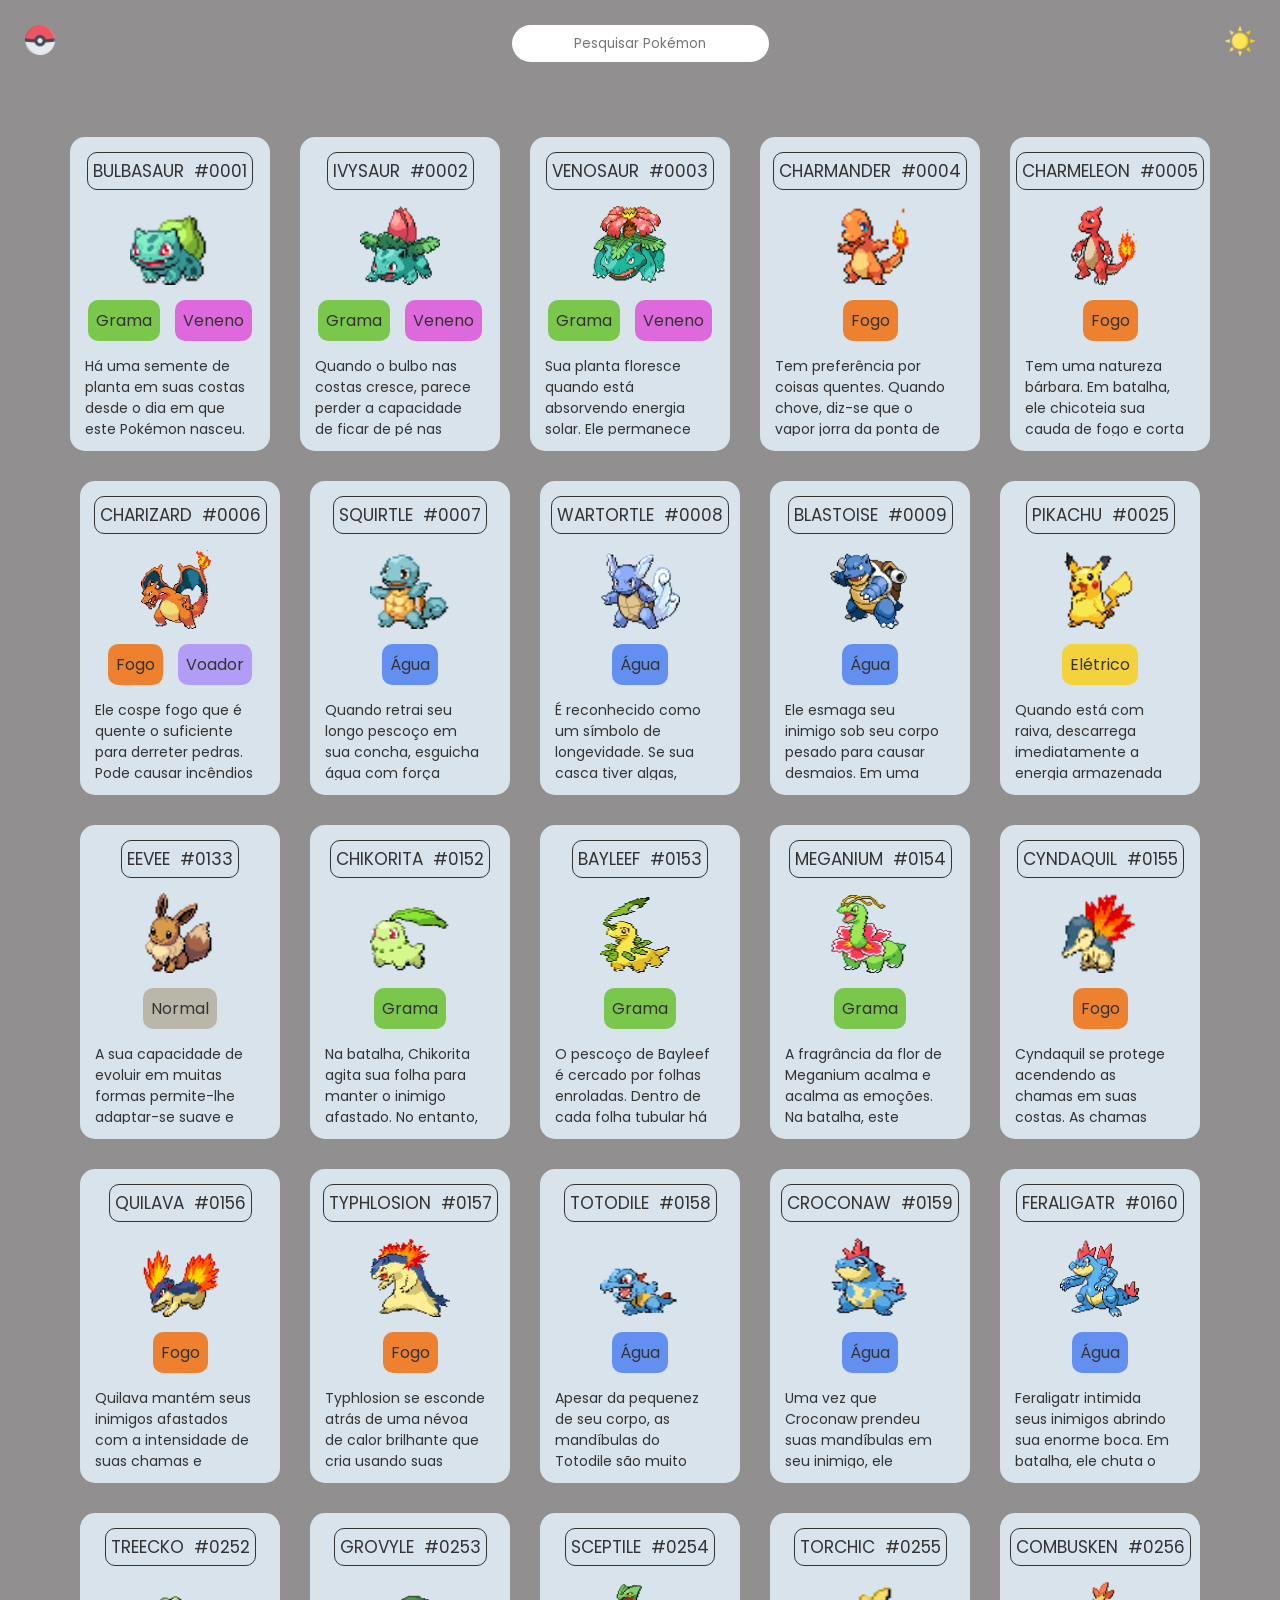
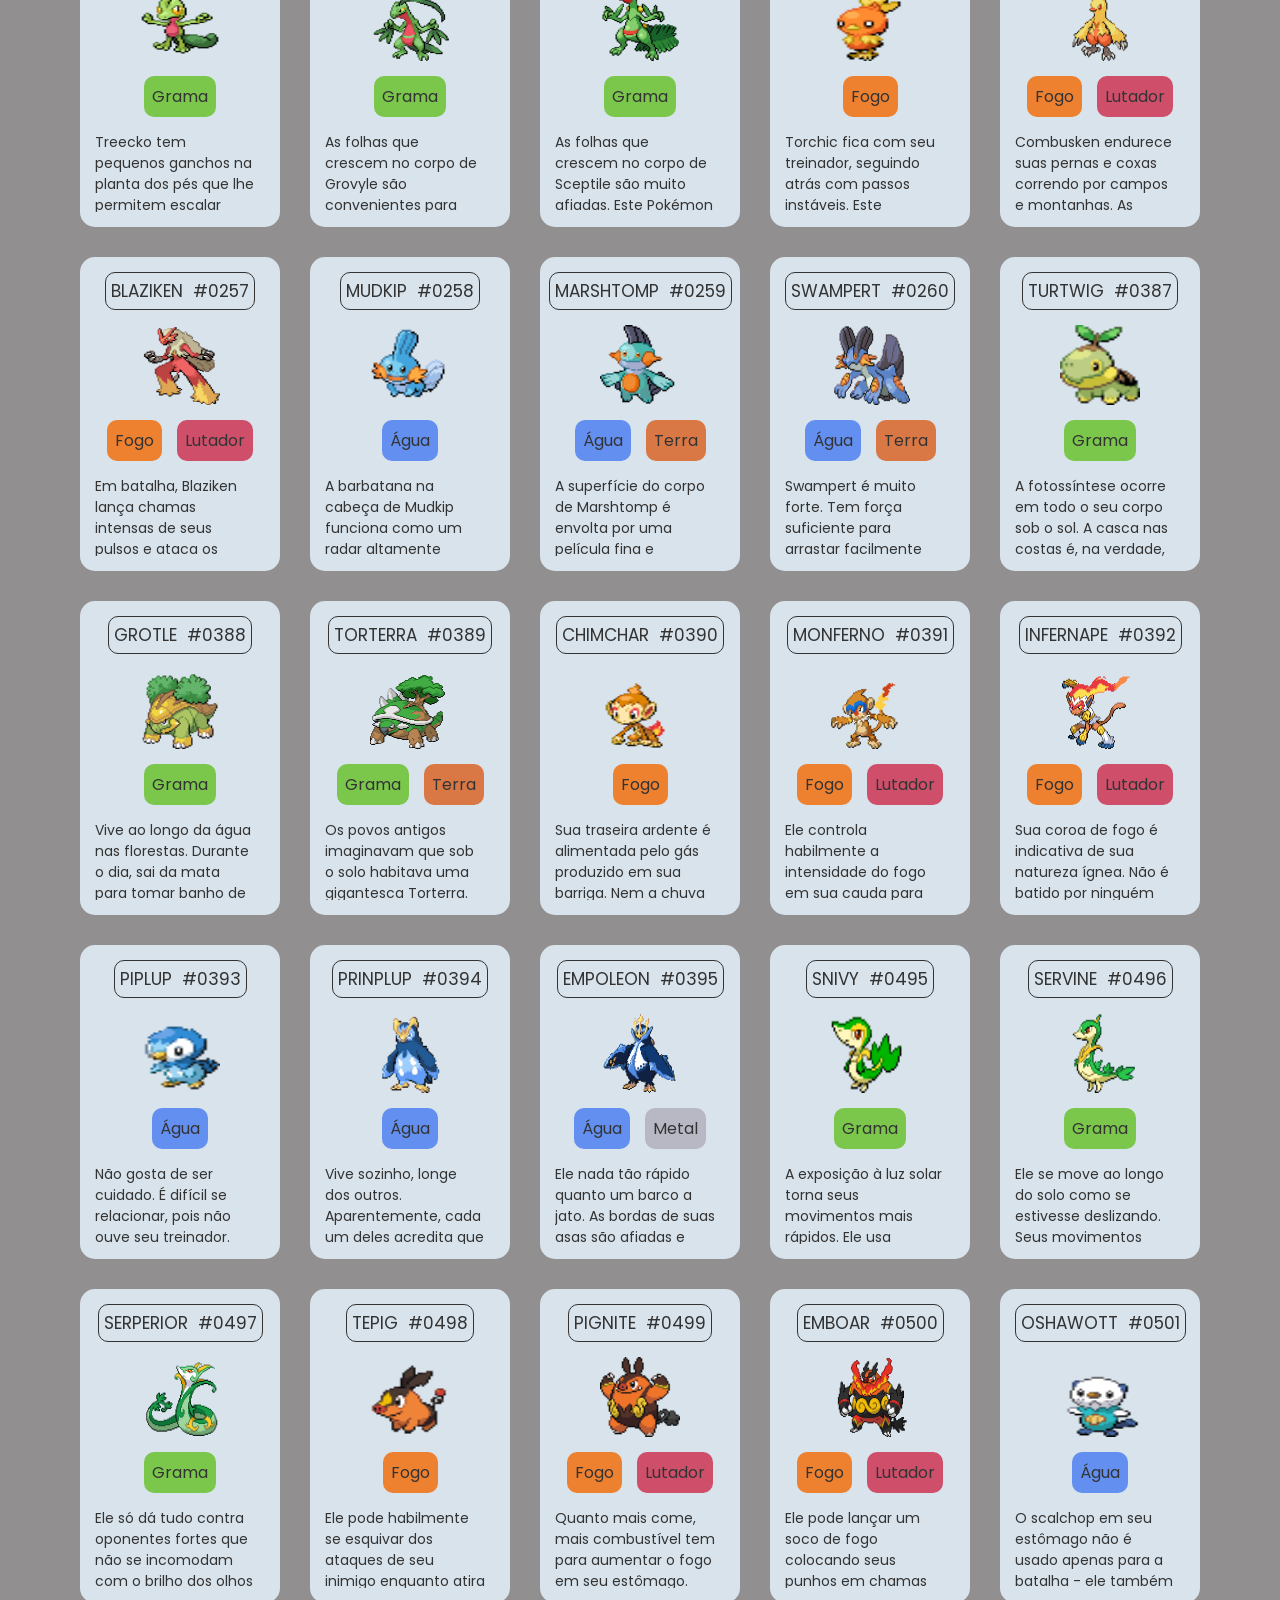
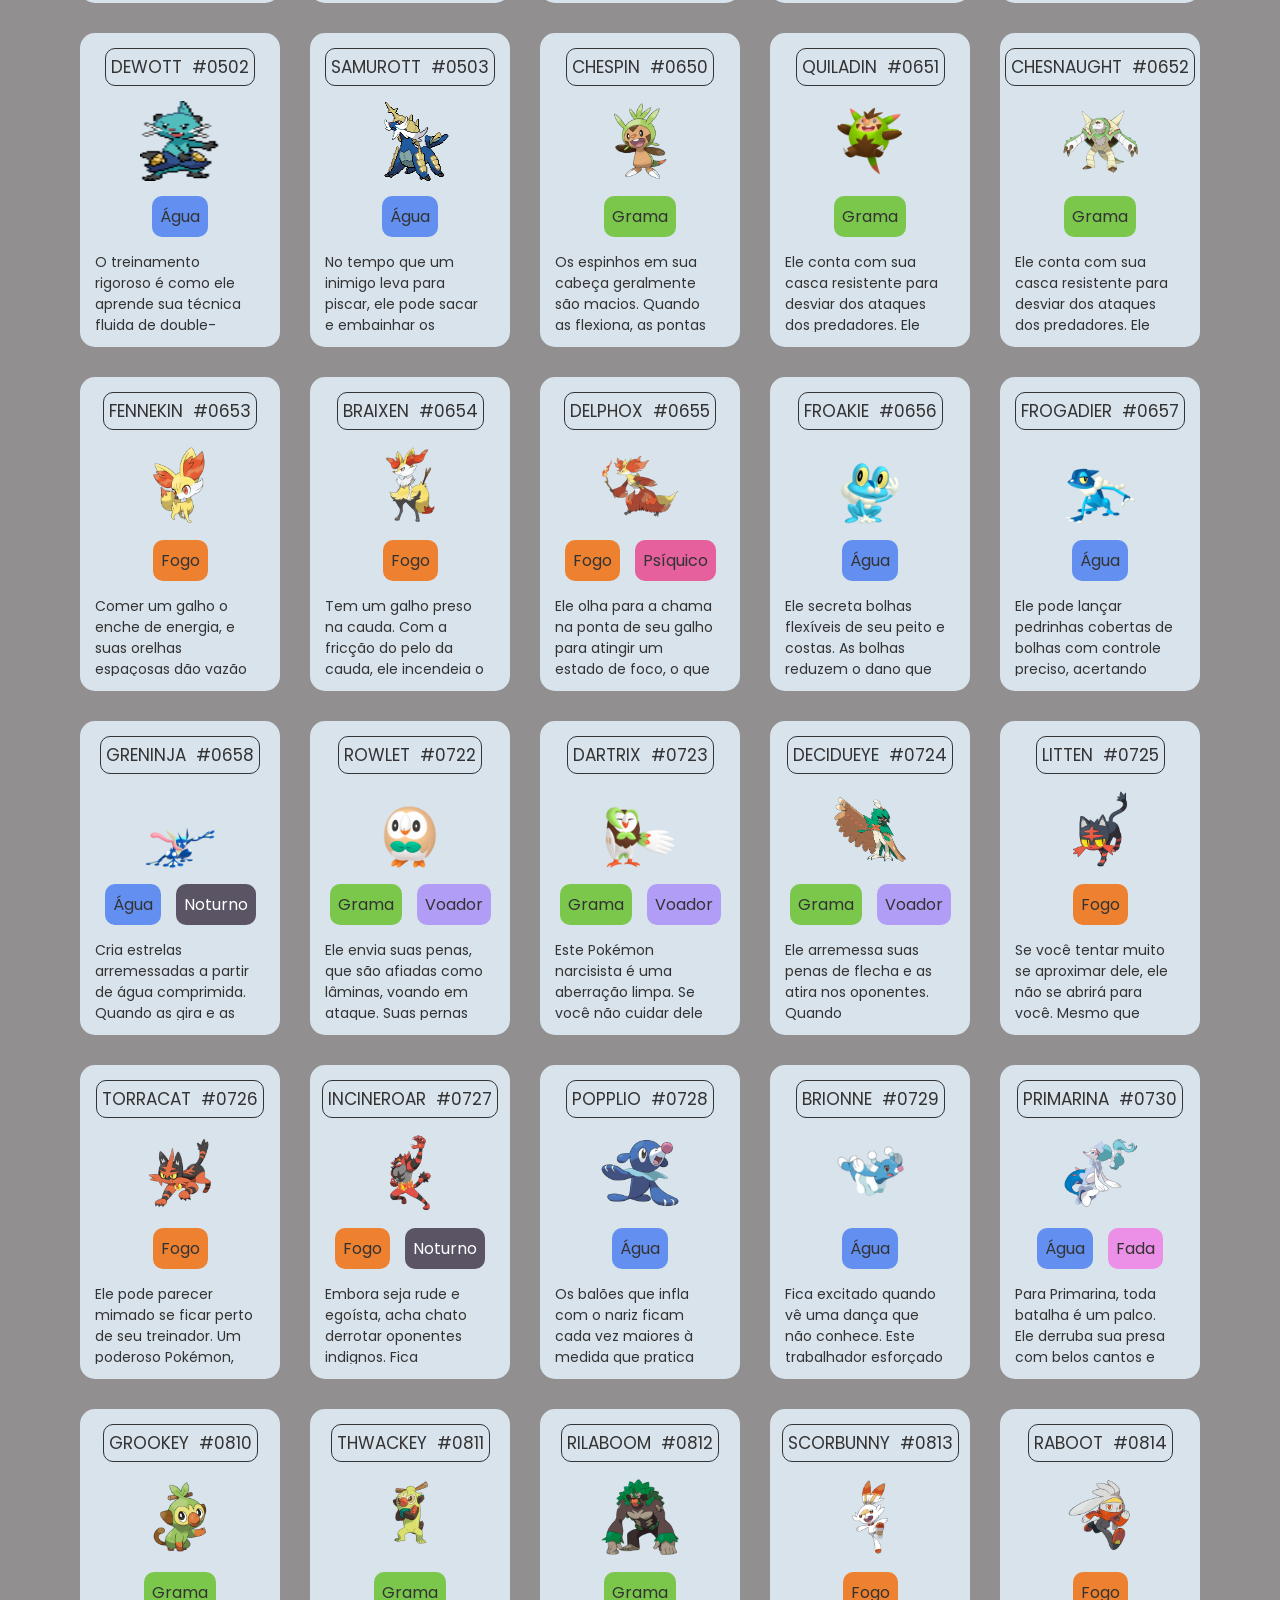
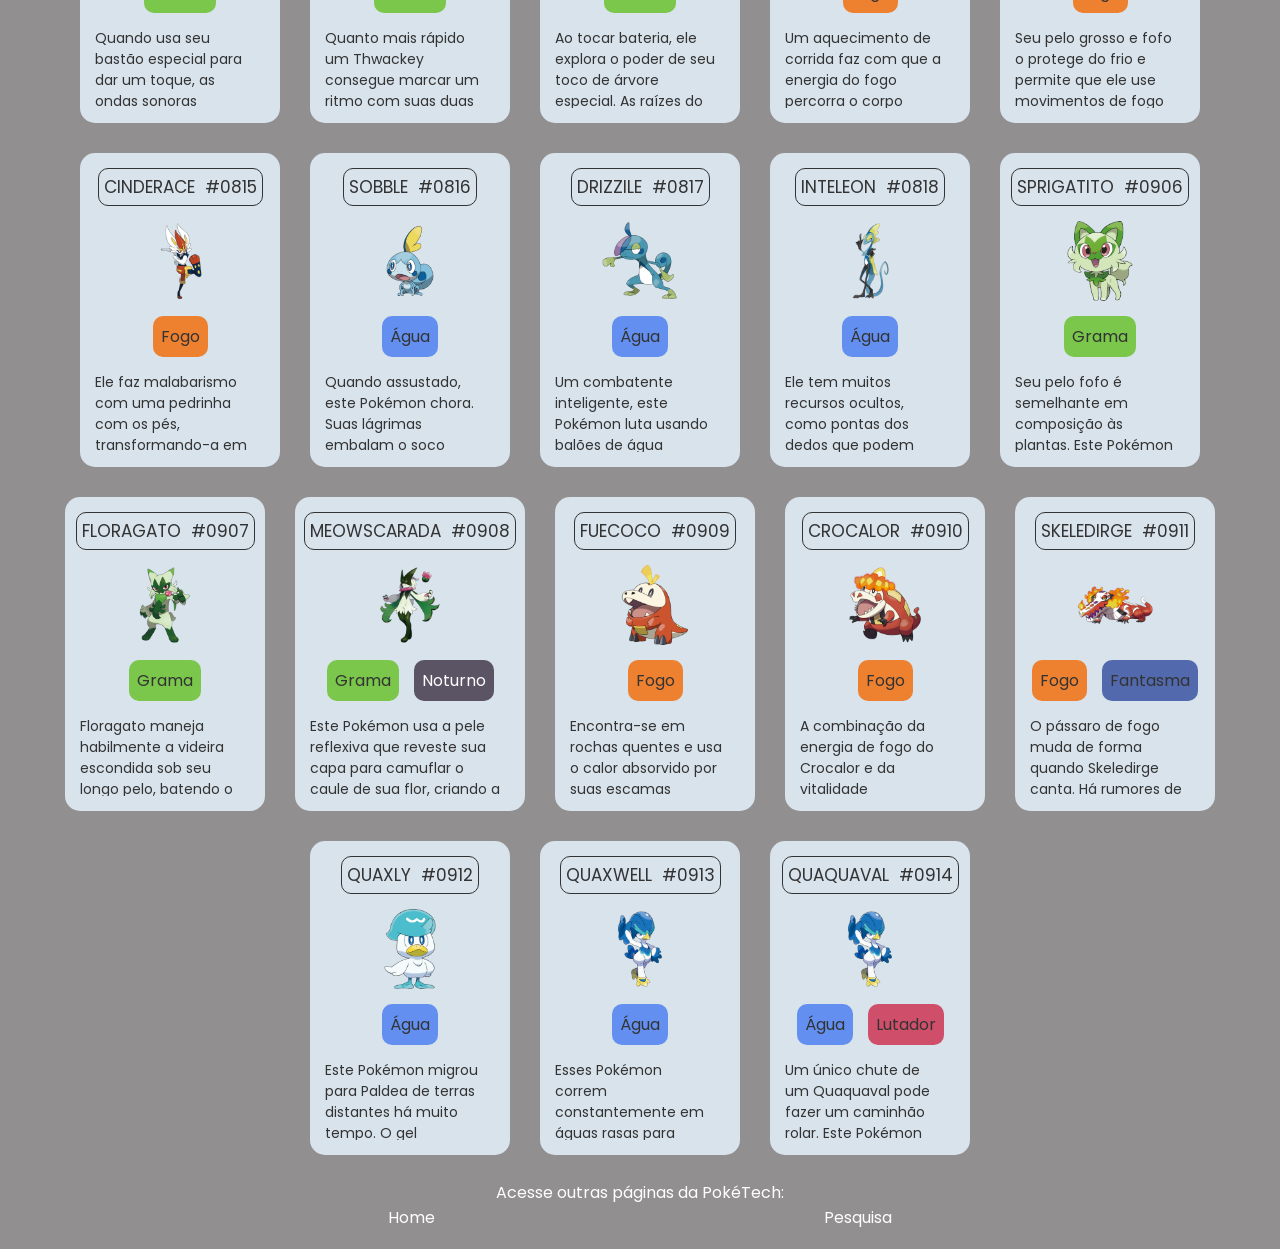
<file: site/public/pokedex.html>
<!DOCTYPE html>
<html lang="pt-br">

<head>
    <meta charset="UTF-8">
    <meta http-equiv="X-UA-Compatible" content="IE=edge">
    <meta name="viewport" content="width=device-width, initial-scale=1.0">
    <title>PokéTech - Pokédex</title>
    <link rel="stylesheet" href="css/reset.css">
    <link rel="stylesheet" href="css/pokedex.css">
    <link rel="icon" href="imagens/pokeball.png">
    <link rel="preconnect" href="https://fonts.googleapis.com">
    <link rel="preconnect" href="https://fonts.gstatic.com" crossorigin>
    <link href="https://fonts.googleapis.com/css2?family=Poppins:wght@300;500;800&display=swap" rel="stylesheet">
    <link rel="stylesheet" href="css/scroolbar.css">
</head>

<body>
    <header>
        <a href="#"><img src="imagens/pokeball.png" alt="Poke Ball" class="logo"></a>
        <input id="ipt_pesquisar_pokemon" placeholder="Pesquisar Pokémon" class="pesquisar" oninput="pesquisar()">        
        <button id="botao_alterar_tema"><img src="imagens/sun.png" alt="Sol" class="imagem_botao"></button>
    </header>

    <div id="div_msg" class="mensagem"></div>
    <br>
    <main>
        <ul class="listagem_pokemon">
            <li class="cartao_pokemon" id="bulbasaur">
                <div class="informacoes">
                    <span>Bulbasaur</span>
                    <span>#0001</span>
                </div>

                <img src="imagens/bulbasaur.gif" alt="Bulbasaur" class="gif">

                <ul class="tipos">
                    <li class="tipo grama">Grama</li>
                    <li class="tipo veneno">Veneno</li>
                </ul>

                <p class="descricao">Há uma semente de planta em suas costas desde o dia em que este Pokémon nasceu. A
                    semente cresce lentamente.</p>
            </li>


            <li class="cartao_pokemon" id="ivysaur">
                <div class="informacoes">
                    <span>Ivysaur</span>
                    <span>#0002</span>
                </div>

                <img src="imagens/ivysaur.gif" alt="Ivysaur" class="gif">

                <ul class="tipos">
                    <li class="tipo grama">Grama</li>
                    <li class="tipo veneno">Veneno</li>
                </ul>

                <p class="descricao">Quando o bulbo nas costas cresce, parece perder a capacidade de ficar de pé nas
                    patas traseiras.</p>
            </li>


            <li class="cartao_pokemon" id="venosaur">
                <div class="informacoes">
                    <span>Venosaur</span>
                    <span>#0003</span>
                </div>

                <img src="imagens/venusaur.gif" alt="Venosaur" class="gif">

                <ul class="tipos">
                    <li class="tipo grama">Grama</li>
                    <li class="tipo veneno">Veneno</li>
                </ul>

                <p class="descricao">Sua planta floresce quando está absorvendo energia solar. Ele permanece em
                    movimento para buscar a luz do sol.</p>
            </li>


            <li class="cartao_pokemon" id="charmander">
                <div class="informacoes">
                    <span>Charmander</span>
                    <span>#0004</span>
                </div>

                <img src="imagens/charmander.gif" alt="Charmander" class="gif">

                <ul class="tipos">
                    <li class="tipo fogo">Fogo</li>
                </ul>

                <p class="descricao">Tem preferência por coisas quentes. Quando chove, diz-se que o vapor jorra da ponta
                    de sua cauda.</p>
            </li>


            <li class="cartao_pokemon" id="charmeleon">
                <div class="informacoes">
                    <span>Charmeleon</span>
                    <span>#0005</span>
                </div>

                <img src="imagens/charmeleon.gif" alt="Charmeleon" class="gif">

                <ul class="tipos">
                    <li class="tipo fogo">Fogo</li>
                </ul>

                <p class="descricao">Tem uma natureza bárbara. Em batalha, ele chicoteia sua cauda de fogo e corta com
                    garras afiadas.</p>
            </li>


            <li class="cartao_pokemon" id="charizard">
                <div class="informacoes">
                    <span>Charizard</span>
                    <span>#0006</span>
                </div>

                <img src="imagens/charizard.gif" alt="Charizard" class="gif">

                <ul class="tipos">
                    <li class="tipo fogo">Fogo</li>
                    <li class="tipo voador">Voador</li>
                </ul>

                <p class="descricao">Ele cospe fogo que é quente o suficiente para derreter pedras. Pode causar
                    incêndios florestais soprando chamas.</p>
            </li>


            <li class="cartao_pokemon" id="squirtle">
                <div class="informacoes">
                    <span>Squirtle</span>
                    <span>#0007</span>
                </div>

                <img src="imagens/squirtle.gif" alt="Squirtle" class="gif">

                <ul class="tipos">
                    <li class="tipo agua">Água</li>
                </ul>

                <p class="descricao">Quando retrai seu longo pescoço em sua concha, esguicha água com força vigorosa.
                </p>
            </li>


            <li class="cartao_pokemon" id="wartortle">
                <div class="informacoes">
                    <span>Wartortle</span>
                    <span>#0008</span>
                </div>

                <img src="imagens/wartortle.gif" alt="Wartortle" class="gif">

                <ul class="tipos">
                    <li class="tipo agua">Água</li>
                </ul>

                <p class="descricao">
                    É reconhecido como um símbolo de longevidade. Se sua casca tiver algas, aquele Wartortle é muito
                    velho.</p>
            </li>


            <li class="cartao_pokemon" id="blastoise">
                <div class="informacoes">
                    <span>Blastoise</span>
                    <span>#0009</span>
                </div>

                <img src="imagens/blastoise.gif" alt="Blastoise" class="gif">

                <ul class="tipos">
                    <li class="tipo agua">Água</li>
                </ul>

                <p class="descricao">
                    Ele esmaga seu inimigo sob seu corpo pesado para causar desmaios. Em uma pitada, ele se retirará
                    dentro de sua casca</p>
            </li>

            <li class="cartao_pokemon" id="pikachu">
                <div class="informacoes">
                    <span>Pikachu</span>
                    <span>#0025</span>
                </div>

                <img src="imagens/pikachu.gif" alt="Pikachu" class="gif">

                <ul class="tipos">
                    <li class="tipo eletrico">Elétrico</li>
                </ul>

                <p class="descricao">
                    Quando está com raiva, descarrega imediatamente a energia armazenada nas bolsas de suas bochechas.
                </p>
            </li>

            <li class="cartao_pokemon" id="eevee">
                <div class="informacoes">
                    <span>Eevee</span>
                    <span>#0133</span>
                </div>

                <img src="imagens/eevee.gif" alt="Eevee" class="gif">

                <ul class="tipos">
                    <li class="tipo normal">Normal</li>
                </ul>

                <p class="descricao">
                    A sua capacidade de evoluir em muitas formas permite-lhe adaptar-se suave e perfeitamente a qualquer
                    ambiente.</p>
            </li>

            <li class="cartao_pokemon" id="chikorita">
                <div class="informacoes">
                    <span>Chikorita</span>
                    <span>#0152</span>
                </div>

                <img src="imagens/chikorita.gif" alt="Chikorita" class="gif">

                <ul class="tipos">
                    <li class="tipo grama">Grama</li>
                </ul>

                <p class="descricao">
                    Na batalha, Chikorita agita sua folha para manter o inimigo afastado. No entanto, uma doce
                    fragrância também exala da folha, acalmando o Pokémon batalhador e criando uma atmosfera acolhedora
                    e amigável ao redor.</p>
            </li>

            <li class="cartao_pokemon" id="bayleef">
                <div class="informacoes">
                    <span>Bayleef</span>
                    <span>#0153</span>
                </div>

                <img src="imagens/beyleeef.gif" alt="Bayleef" class="gif">

                <ul class="tipos">
                    <li class="tipo grama">Grama</li>
                </ul>

                <p class="descricao">
                    O pescoço de Bayleef é cercado por folhas enroladas. Dentro de cada folha tubular há um pequeno
                    broto de uma árvore. A fragrância desta sessão deixa as pessoas animadas.</p>
            </li>

            <li class="cartao_pokemon" id="meganium">
                <div class="informacoes">
                    <span>Meganium</span>
                    <span>#0154</span>
                </div>

                <img src="imagens/meganium.gif" alt="Meganium" class="gif">

                <ul class="tipos">
                    <li class="tipo grama">Grama</li>
                </ul>

                <p class="descricao">
                    A fragrância da flor de Meganium acalma e acalma as emoções. Na batalha, este Pokémon exala mais de
                    seu cheiro calmante para atenuar o espírito de luta do inimigo.
                </p>
            </li>

            <li class="cartao_pokemon" id="cyndaquil">
                <div class="informacoes">
                    <span>Cyndaquil</span>
                    <span>#0155</span>
                </div>

                <img src="imagens/cyndaquil.gif" alt="Cyndaquil" class="gif">

                <ul class="tipos">
                    <li class="tipo fogo">Fogo</li>
                </ul>

                <p class="descricao">
                    Cyndaquil se protege acendendo as chamas em suas costas. As chamas são vigorosas se o Pokémon
                    estiver com raiva. No entanto, se estiver cansado, as chamas crepitam intermitentemente com
                    combustão incompleta.
                </p>
            </li>

            <li class="cartao_pokemon" id="quilava">
                <div class="informacoes">
                    <span>Quilava</span>
                    <span>#0156</span>
                </div>

                <img src="imagens/quilava.gif" alt="Quilava" class="gif">

                <ul class="tipos">
                    <li class="tipo fogo">Fogo</li>
                </ul>

                <p class="descricao">
                    Quilava mantém seus inimigos afastados com a intensidade de suas chamas e rajadas de ar
                    superaquecido. Este Pokémon aplica sua excelente agilidade para desviar de ataques, mesmo enquanto
                    queima o inimigo com chamas.
                </p>
            </li>

            <li class="cartao_pokemon" id="typhlosion">
                <div class="informacoes">
                    <span>Typhlosion</span>
                    <span>#0157</span>
                </div>

                <img src="imagens/typhlosion.gif" alt="Typhlosion" class="gif">

                <ul class="tipos">
                    <li class="tipo fogo">Fogo</li>
                </ul>

                <p class="descricao">
                    Typhlosion se esconde atrás de uma névoa de calor brilhante que cria usando suas chamas intensamente
                    quentes. Este Pokémon cria explosões explosivas que queimam tudo em cinzas.
                </p>
            </li>

            <li class="cartao_pokemon" id="totodile">
                <div class="informacoes">
                    <span>Totodile</span>
                    <span>#0158</span>
                </div>

                <img src="imagens/totodile.gif" alt="Totodile" class="gif">

                <ul class="tipos">
                    <li class="tipo agua">Água</li>
                </ul>

                <p class="descricao">
                    Apesar da pequenez de seu corpo, as mandíbulas do Totodile são muito poderosas. Embora o Pokémon
                    possa pensar que está apenas beliscando de brincadeira, sua mordida tem poder suficiente para causar
                    ferimentos graves.

                </p>
            </li>

            <li class="cartao_pokemon" id="croconaw">
                <div class="informacoes">
                    <span>Croconaw</span>
                    <span>#0159</span>
                </div>

                <img src="imagens/croconaw.gif" alt="Croconaw" class="gif">

                <ul class="tipos">
                    <li class="tipo agua">Água</li>
                </ul>

                <p class="descricao">
                    Uma vez que Croconaw prendeu suas mandíbulas em seu inimigo, ele absolutamente não o soltará. Como
                    as pontas de suas presas são bifurcadas para trás como anzóis farpados, elas se tornam impossíveis
                    de remover quando afundam.
                </p>
            </li>

            <li class="cartao_pokemon" id="feraligatr">
                <div class="informacoes">
                    <span>Feraligatr</span>
                    <span>#0160</span>
                </div>

                <img src="imagens/feraligatr.gif" alt="Feraligatr" class="gif">

                <ul class="tipos">
                    <li class="tipo agua">Água</li>
                </ul>

                <p class="descricao">
                    Feraligatr intimida seus inimigos abrindo sua enorme boca. Em batalha, ele chuta o chão com força
                    com suas patas traseiras grossas e poderosas para atacar o inimigo a uma velocidade incrível.
                </p>
            </li>

            <li class="cartao_pokemon" id="treecko">
                <div class="informacoes">
                    <span>Treecko</span>
                    <span>#0252</span>
                </div>

                <img src="imagens/treecko.gif" alt="Treecko" class="gif">

                <ul class="tipos">
                    <li class="tipo grama">Grama</li>
                </ul>

                <p class="descricao">
                    Treecko tem pequenos ganchos na planta dos pés que lhe permitem escalar paredes verticais. Este
                    Pokémon ataca batendo nos inimigos com sua cauda grossa.
                </p>
            </li>

            <li class="cartao_pokemon" id="grovyle">
                <div class="informacoes">
                    <span>Grovyle</span>
                    <span>#0253</span>
                </div>

                <img src="imagens/grovyle.gif" alt="Grovyle" class="gif">

                <ul class="tipos">
                    <li class="tipo grama">Grama</li>
                </ul>

                <p class="descricao">
                    As folhas que crescem no corpo de Grovyle são convenientes para camuflá-lo dos inimigos na floresta.
                    Este Pokémon é um mestre em escalar árvores nas selvas.
                </p>
            </li>

            <li class="cartao_pokemon" id="sceptile">
                <div class="informacoes">
                    <span>Sceptile</span>
                    <span>#0254</span>
                </div>

                <img src="imagens/sceptile.gif" alt="Sceptile" class="gif">

                <ul class="tipos">
                    <li class="tipo grama">Grama</li>
                </ul>

                <p class="descricao">
                    As folhas que crescem no corpo de Sceptile são muito afiadas. Este Pokémon é muito ágil - salta por
                    todos os ramos das árvores e salta sobre o seu inimigo por cima ou por trás.
                </p>
            </li>

            <li class="cartao_pokemon" id="torchic">
                <div class="informacoes">
                    <span>Torchic</span>
                    <span>#0255</span>
                </div>

                <img src="imagens/torchic.gif" alt="Torchic" class="gif">

                <ul class="tipos">
                    <li class="tipo fogo">Fogo</li>
                </ul>

                <p class="descricao">
                    Torchic fica com seu treinador, seguindo atrás com passos instáveis. Este Pokémon exala fogo de mais
                    de 1.800 graus Fahrenheit, incluindo bolas de fogo que deixam o inimigo queimado de preto.

                </p>
            </li>

            <li class="cartao_pokemon" id="combusken">
                <div class="informacoes">
                    <span>Combusken</span>
                    <span>#0256</span>
                </div>

                <img src="imagens/combusken.gif" alt="Combusken" class="gif">

                <ul class="tipos">
                    <li class="tipo fogo">Fogo</li>
                    <li class="tipo lutador">Lutador</li>
                </ul>

                <p class="descricao">
                    Combusken endurece suas pernas e coxas correndo por campos e montanhas. As pernas deste Pokémon
                    possuem velocidade e força, permitindo que ele dê 10 chutes em um segundo.
                </p>
            </li>

            <li class="cartao_pokemon" id="blaziken">
                <div class="informacoes">
                    <span>Blaziken</span>
                    <span>#0257</span>
                </div>

                <img src="imagens/blaziken.gif" alt="Blaziken" class="gif">

                <ul class="tipos">
                    <li class="tipo fogo">Fogo</li>
                    <li class="tipo lutador">Lutador</li>
                </ul>

                <p class="descricao">
                    Em batalha, Blaziken lança chamas intensas de seus pulsos e ataca os inimigos corajosamente. Quanto
                    mais forte o inimigo, mais intensamente os pulsos deste Pokémon queimam.
                </p>
            </li>

            <li class="cartao_pokemon" id="mudkip">
                <div class="informacoes">
                    <span>Mudkip</span>
                    <span>#0258</span>
                </div>

                <img src="imagens/mudkip.gif" alt="Mudkip" class="gif">

                <ul class="tipos">
                    <li class="tipo agua">Água</li>
                </ul>

                <p class="descricao">
                    A barbatana na cabeça de Mudkip funciona como um radar altamente sensível. Usando esta nadadeira
                    para sentir os movimentos da água e do ar, este Pokémon pode determinar o que está acontecendo ao
                    seu redor sem usar seus olhos.
                </p>
            </li>

            <li class="cartao_pokemon" id="marshtomp">
                <div class="informacoes">
                    <span>Marshtomp</span>
                    <span>#0259</span>
                </div>

                <img src="imagens/marshtomp.gif" alt="Marshtomp" class="gif">

                <ul class="tipos">
                    <li class="tipo agua">Água</li>
                    <li class="tipo terra">Terra</li>
                </ul>

                <p class="descricao">
                    A superfície do corpo de Marshtomp é envolta por uma película fina e pegajosa que lhe permite viver
                    em terra. Este Pokémon brinca na lama das praias quando a maré está baixa.
                </p>
            </li>

            <li class="cartao_pokemon" id="swampert">
                <div class="informacoes">
                    <span>Swampert</span>
                    <span>#0260</span>
                </div>

                <img src="imagens/swampert.gif" alt="Swampert" class="gif">

                <ul class="tipos">
                    <li class="tipo agua">Água</li>
                    <li class="tipo terra">Terra</li>
                </ul>

                <p class="descricao">
                    Swampert é muito forte. Tem força suficiente para arrastar facilmente uma pedra de mais de uma
                    tonelada. Este Pokémon também possui uma visão poderosa que o permite enxergar mesmo em águas
                    turvas.
                </p>
            </li>

            <li class="cartao_pokemon" id="turtwig">
                <div class="informacoes">
                    <span>Turtwig</span>
                    <span>#0387</span>
                </div>

                <img src="imagens/turtwig.gif" alt="Turtwig" class="gif">

                <ul class="tipos">
                    <li class="tipo grama">Grama</li>
                </ul>

                <p class="descricao">
                    A fotossíntese ocorre em todo o seu corpo sob o sol. A casca nas costas é, na verdade, solo
                    endurecido.</p>
            </li>

            <li class="cartao_pokemon" id="grotle">
                <div class="informacoes">
                    <span>Grotle</span>
                    <span>#0388</span>
                </div>

                <img src="imagens/grotle.gif" alt="Grotle" class="gif">

                <ul class="tipos">
                    <li class="tipo grama">Grama</li>
                </ul>

                <p class="descricao">
                    Vive ao longo da água nas florestas. Durante o dia, sai da mata para tomar banho de sol em sua
                    concha arborizada.
                </p>
            </li>

            <li class="cartao_pokemon" id="torterra">
                <div class="informacoes">
                    <span>Torterra</span>
                    <span>#0389</span>
                </div>

                <img src="imagens/torterra.gif" alt="Torterra" class="gif">

                <ul class="tipos">
                    <li class="tipo grama">Grama</li>
                    <li class="tipo terra">Terra</li>
                </ul>

                <p class="descricao">
                    Os povos antigos imaginavam que sob o solo habitava uma gigantesca Torterra.
                </p>
            </li>

            <li class="cartao_pokemon" id="chimchar">
                <div class="informacoes">
                    <span>Chimchar</span>
                    <span>#0390</span>
                </div>

                <img src="imagens/chimchar.gif" alt="Chimchar" class="gif">

                <ul class="tipos">
                    <li class="tipo fogo">Fogo</li>
                </ul>

                <p class="descricao">
                    Sua traseira ardente é alimentada pelo gás produzido em sua barriga. Nem a chuva pode extinguir o
                    fogo.
                </p>
            </li>

            <li class="cartao_pokemon" id="monferno">
                <div class="informacoes">
                    <span>Monferno</span>
                    <span>#0391</span>
                </div>

                <img src="imagens/monferno.gif" alt="Monferno" class="gif">

                <ul class="tipos">
                    <li class="tipo fogo">Fogo</li>
                    <li class="tipo lutador">Lutador</li>
                </ul>

                <p class="descricao">
                    Ele controla habilmente a intensidade do fogo em sua cauda para manter seus inimigos a uma distância
                    ideal.
                </p>
            </li>

            <li class="cartao_pokemon" id="infernape">
                <div class="informacoes">
                    <span>Infernape</span>
                    <span>#0392</span>
                </div>

                <img src="imagens/infernape.gif" alt="Infernape" class="gif">

                <ul class="tipos">
                    <li class="tipo fogo">Fogo</li>
                    <li class="tipo lutador">Lutador</li>
                </ul>

                <p class="descricao">
                    Sua coroa de fogo é indicativa de sua natureza ígnea. Não é batido por ninguém em termos de rapidez.
                </p>
            </li>

            <li class="cartao_pokemon" id="piplup">
                <div class="informacoes">
                    <span>Piplup</span>
                    <span>#0393</span>
                </div>

                <img src="imagens/piplup.gif" alt="Piplup" class="gif">

                <ul class="tipos">
                    <li class="tipo agua">Água</li>
                </ul>

                <p class="descricao">
                    Não gosta de ser cuidado. É difícil se relacionar, pois não ouve seu treinador.
                </p>
            </li>

            <li class="cartao_pokemon" id="prinplup">
                <div class="informacoes">
                    <span>Prinplup</span>
                    <span>#0394</span>
                </div>

                <img src="imagens/prinplup.gif" alt="Prinplup" class="gif">

                <ul class="tipos">
                    <li class="tipo agua">Água</li>
                </ul>

                <p class="descricao">
                    Vive sozinho, longe dos outros. Aparentemente, cada um deles acredita que é o mais importante.
                </p>
            </li>

            <li class="cartao_pokemon" id="empoleon">
                <div class="informacoes">
                    <span>Empoleon</span>
                    <span>#0395</span>
                </div>

                <img src="imagens/empoleon.gif" alt="Empoleon" class="gif">

                <ul class="tipos">
                    <li class="tipo agua">Água</li>
                    <li class="tipo metal">Metal</li>
                </ul>

                <p class="descricao">
                    Ele nada tão rápido quanto um barco a jato. As bordas de suas asas são afiadas e podem cortar gelo à
                    deriva.
                </p>
            </li>

            <li class="cartao_pokemon" id="snivy">
                <div class="informacoes">
                    <span>Snivy</span>
                    <span>#0495</span>
                </div>

                <img src="imagens/snivy.gif" alt="Snivy" class="gif">

                <ul class="tipos">
                    <li class="tipo grama">Grama</li>
                </ul>

                <p class="descricao">
                    A exposição à luz solar torna seus movimentos mais rápidos. Ele usa videiras com mais habilidade do
                    que suas mãos.
                </p>
            </li>

            <li class="cartao_pokemon" id="servine">
                <div class="informacoes">
                    <span>Servine</span>
                    <span>#0496</span>
                </div>

                <img src="imagens/servine.gif" alt="Servine" class="gif">

                <ul class="tipos">
                    <li class="tipo grama">Grama</li>
                </ul>

                <p class="descricao">
                    Ele se move ao longo do solo como se estivesse deslizando. Seus movimentos rápidos confundem seus
                    inimigos e então atacam com um chicote de videira.
                </p>
            </li>

            <li class="cartao_pokemon" id="serperior">
                <div class="informacoes">
                    <span>Serperior</span>
                    <span>#0497</span>
                </div>

                <img src="imagens/serperior.gif" alt="Serperior" class="gif">

                <ul class="tipos">
                    <li class="tipo grama">Grama</li>
                </ul>

                <p class="descricao">
                    Ele só dá tudo contra oponentes fortes que não se incomodam com o brilho dos olhos nobres de
                    Serperior.
                </p>
            </li>

            <li class="cartao_pokemon" id="tepig">
                <div class="informacoes">
                    <span>Tepig</span>
                    <span>#0498</span>
                </div>

                <img src="imagens/tepig.gif" alt="Tepig" class="gif">

                <ul class="tipos">
                    <li class="tipo fogo">Fogo</li>
                </ul>

                <p class="descricao">
                    Ele pode habilmente se esquivar dos ataques de seu inimigo enquanto atira bolas de fogo de seu
                    nariz. Ele assa bagas antes de comê-las.
                </p>
            </li>

            <li class="cartao_pokemon" id="pignite">
                <div class="informacoes">
                    <span>Pignite</span>
                    <span>#0499</span>
                </div>

                <img src="imagens/pignite.gif" alt="Pignite" class="gif">

                <ul class="tipos">
                    <li class="tipo fogo">Fogo</li>
                    <li class="tipo lutador">Lutador</li>
                </ul>

                <p class="descricao">
                    Quanto mais come, mais combustível tem para aumentar o fogo em seu estômago. Isso o enche de ainda
                    mais poder.
                </p>
            </li>

            <li class="cartao_pokemon" id="emboar">
                <div class="informacoes">
                    <span>Emboar</span>
                    <span>#0500</span>
                </div>

                <img src="imagens/emboar.gif" alt="Emboar" class="gif">

                <ul class="tipos">
                    <li class="tipo fogo">Fogo</li>
                    <li class="tipo lutador">Lutador</li>
                </ul>

                <p class="descricao">
                    Ele pode lançar um soco de fogo colocando seus punhos em chamas com seu queixo de fogo. Ele se
                    preocupa profundamente com seus amigos.
                </p>
            </li>

            <li class="cartao_pokemon" id="oshawott">
                <div class="informacoes">
                    <span>Oshawott</span>
                    <span>#0501</span>
                </div>

                <img src="imagens/oshawott.gif" alt="Oshawott" class="gif">

                <ul class="tipos">
                    <li class="tipo agua">Água</li>
                </ul>

                <p class="descricao">
                    O scalchop em seu estômago não é usado apenas para a batalha - ele também pode ser usado para abrir
                    frutas duras.
                </p>
            </li>

            <li class="cartao_pokemon" id="dewott">
                <div class="informacoes">
                    <span>Dewott</span>
                    <span>#0502</span>
                </div>

                <img src="imagens/dewott.gif" alt="Dewott" class="gif">

                <ul class="tipos">
                    <li class="tipo agua">Água</li>
                </ul>

                <p class="descricao">
                    O treinamento rigoroso é como ele aprende sua técnica fluida de double-scalchop.
                </p>
            </li>

            <li class="cartao_pokemon" id="samurott">
                <div class="informacoes">
                    <span>Samurott</span>
                    <span>#0503</span>
                </div>

                <img src="imagens/samurott.gif" alt="Samurott" class="gif">

                <ul class="tipos">
                    <li class="tipo agua">Água</li>
                </ul>

                <p class="descricao">
                    No tempo que um inimigo leva para piscar, ele pode sacar e embainhar os seatars presos às suas patas
                    dianteiras.
                </p>
            </li>

            <li class="cartao_pokemon" id="chespin">
                <div class="informacoes">
                    <span>Chespin</span>
                    <span>#0650</span>
                </div>

                <img src="imagens/chespin.png" alt="Chespin" class="gif">

                <ul class="tipos">
                    <li class="tipo grama">Grama</li>
                </ul>

                <p class="descricao">
                    Os espinhos em sua cabeça geralmente são macios. Quando as flexiona, as pontas ficam tão duras e
                    afiadas que podem perfurar a rocha.
                </p>
            </li>

            <li class="cartao_pokemon" id="quiladin">
                <div class="informacoes">
                    <span>Quiladin</span>
                    <span>#0651</span>
                </div>

                <img src="imagens/quiladin.png" alt="Quiladin" class="gif">

                <ul class="tipos">
                    <li class="tipo grama">Grama</li>
                </ul>

                <p class="descricao">
                    Ele conta com sua casca resistente para desviar dos ataques dos predadores. Ele contra-ataca com
                    seus espinhos afiados.

                </p>
            </li>

            <li class="cartao_pokemon" id="chesnaught">
                <div class="informacoes">
                    <span>Chesnaught</span>
                    <span>#0652</span>
                </div>

                <img src="imagens/chesnaught.png" alt="Chesnaught" class="gif">

                <ul class="tipos">
                    <li class="tipo grama">Grama</li>
                </ul>

                <p class="descricao">
                    Ele conta com sua casca resistente para desviar dos ataques dos predadores. Ele contra-ataca com
                    seus espinhos afiados.

                </p>
            </li>
            <li class="cartao_pokemon" id="fennekin">
                <div class="informacoes">
                    <span>Fennekin</span>
                    <span>#0653</span>
                </div>

                <img src="imagens/fennekin.png" alt="Fennekin" class="gif">

                <ul class="tipos">
                    <li class="tipo fogo">Fogo</li>
                </ul>

                <p class="descricao">
                    Comer um galho o enche de energia, e suas orelhas espaçosas dão vazão ao ar mais quente do que 390
                    graus Fahrenheit.

                </p>
            </li>

            <li class="cartao_pokemon" id="braixen">
                <div class="informacoes">
                    <span>Braixen</span>
                    <span>#0654</span>
                </div>

                <img src="imagens/braixen.png" alt="Braixen" class="gif">

                <ul class="tipos">
                    <li class="tipo fogo">Fogo</li>
                </ul>

                <p class="descricao">
                    Tem um galho preso na cauda. Com a fricção do pelo da cauda, ​​ele incendeia o galho e se lança na
                    batalha.
                </p>
            </li>

            <li class="cartao_pokemon" id="delphox">
                <div class="informacoes">
                    <span>Delphox</span>
                    <span>#0655</span>
                </div>

                <img src="imagens/delphox.png" alt="Delphox" class="gif">

                <ul class="tipos">
                    <li class="tipo fogo">Fogo</li>
                    <li class="tipo psiquico">Psíquico</li>
                </ul>

                <p class="descricao">
                    Ele olha para a chama na ponta de seu galho para atingir um estado de foco, o que lhe permite ver o
                    futuro.
                </p>
            </li>

            <li class="cartao_pokemon" id="froakie">
                <div class="informacoes">
                    <span>Froakie</span>
                    <span>#0656</span>
                </div>

                <img src="imagens/froakie.png" alt="Froakie" class="gif">

                <ul class="tipos">
                    <li class="tipo agua">Água</li>
                </ul>

                <p class="descricao">
                    Ele secreta bolhas flexíveis de seu peito e costas. As bolhas reduzem o dano que receberia quando
                    atacado.
                </p>
            </li>

            <li class="cartao_pokemon" id="frogadier">
                <div class="informacoes">
                    <span>Frogadier</span>
                    <span>#0657</span>
                </div>

                <img src="imagens/frogadier.png" alt="Frogadier" class="gif">

                <ul class="tipos">
                    <li class="tipo agua">Água</li>
                </ul>

                <p class="descricao">
                    Ele pode lançar pedrinhas cobertas de bolhas com controle preciso, acertando latas vazias a até 30
                    metros de distância.
                </p>
            </li>

            <li class="cartao_pokemon" id="greninja">
                <div class="informacoes">
                    <span>Greninja</span>
                    <span>#0658</span>
                </div>

                <img src="imagens/greninja.png" alt="Greninja" class="gif">

                <ul class="tipos">
                    <li class="tipo agua">Água</li>
                    <li class="tipo noturno">Noturno</li>
                </ul>

                <p class="descricao">
                    Cria estrelas arremessadas a partir de água comprimida. Quando as gira e as joga em alta velocidade,
                    essas estrelas podem dividir o metal em dois.
                </p>
            </li>

            <li class="cartao_pokemon" id="rowlet">
                <div class="informacoes">
                    <span>Rowlet</span>
                    <span>#0722</span>
                </div>

                <img src="imagens/rowlet.png" alt="Rowlet" class="gif">

                <ul class="tipos">
                    <li class="tipo grama">Grama</li>
                    <li class="tipo voador">Voador</li>
                </ul>

                <p class="descricao">
                    Ele envia suas penas, que são afiadas como lâminas, voando em ataque. Suas pernas são fortes, então
                    seus chutes também são formidáveis.
                </p>
            </li>

            <li class="cartao_pokemon" id="dartrix">
                <div class="informacoes">
                    <span>Dartrix</span>
                    <span>#0723</span>
                </div>

                <img src="imagens/dartrix.png" alt="Dartrix" class="gif">

                <ul class="tipos">
                    <li class="tipo grama">Grama</li>
                    <li class="tipo voador">Voador</li>
                </ul>

                <p class="descricao">
                    Este Pokémon narcisista é uma aberração limpa. Se você não cuidar dele diligentemente, ele vai parar
                    de ouvir você.
                </p>
            </li>

            <li class="cartao_pokemon" id="decidueye">
                <div class="informacoes">
                    <span>Decidueye</span>
                    <span>#0724</span>
                </div>

                <img src="imagens/decidueye.png" alt="Decidueye" class="gif">

                <ul class="tipos">
                    <li class="tipo grama">Grama</li>
                    <li class="tipo voador">Voador</li>
                </ul>

                <p class="descricao">
                    Ele arremessa suas penas de flecha e as atira nos oponentes. Quando simplesmente não pode errar, ele
                    puxa a videira em sua cabeça para melhorar seu foco.
                </p>
            </li>

            <li class="cartao_pokemon" id="litten">
                <div class="informacoes">
                    <span>Litten</span>
                    <span>#0725</span>
                </div>

                <img src="imagens/litten.png" alt="Litten" class="gif">

                <ul class="tipos">
                    <li class="tipo fogo">Fogo</li>
                </ul>

                <p class="descricao">
                    Se você tentar muito se aproximar dele, ele não se abrirá para você. Mesmo que você se aproxime, dar
                    muito carinho ainda é um não-não.
                </p>
            </li>

            <li class="cartao_pokemon" id="torracat">
                <div class="informacoes">
                    <span>Torracat</span>
                    <span>#0726</span>
                </div>

                <img src="imagens/torracat.png" alt="Torracat" class="gif">

                <ul class="tipos">
                    <li class="tipo fogo">Fogo</li>
                </ul>

                <p class="descricao">
                    Ele pode parecer mimado se ficar perto de seu treinador. Um poderoso Pokémon, suas garras afiadas
                    podem deixar todo o corpo de seu treinador coberto de arranhões.
                </p>
            </li>

            <li class="cartao_pokemon" id="incineroar">
                <div class="informacoes">
                    <span>Incineroar</span>
                    <span>#0727</span>
                </div>

                <img src="imagens/incineroar.png" alt="Incineroar" class="gif">

                <ul class="tipos">
                    <li class="tipo fogo">Fogo</li>
                    <li class="tipo noturno">Noturno</li>
                </ul>

                <p class="descricao">
                    Embora seja rude e egoísta, acha chato derrotar oponentes indignos. Fica motivado para adversários
                    mais fortes.
                </p>
            </li>

            <li class="cartao_pokemon" id="popplio">
                <div class="informacoes">
                    <span>Popplio</span>
                    <span>#0728</span>
                </div>

                <img src="imagens/popplio.png" alt="Popplio" class="gif">

                <ul class="tipos">
                    <li class="tipo agua">Água</li>
                </ul>

                <p class="descricao">
                    Os balões que infla com o nariz ficam cada vez maiores à medida que pratica dia após dia.
                </p>
            </li>

            <li class="cartao_pokemon" id="brionne">
                <div class="informacoes">
                    <span>Brionne</span>
                    <span>#0729</span>
                </div>

                <img src="imagens/brionne.png" alt="Brionne" class="gif">

                <ul class="tipos">
                    <li class="tipo agua">Água</li>
                </ul>

                <p class="descricao">
                    Fica excitado quando vê uma dança que não conhece. Este trabalhador esforçado pratica diligentemente
                    até aprender essa dança.
                </p>
            </li>

            <li class="cartao_pokemon" id="primarina">
                <div class="informacoes">
                    <span>Primarina</span>
                    <span>#0730</span>
                </div>

                <img src="imagens/primarina.png" alt="Brionne" class="gif">

                <ul class="tipos">
                    <li class="tipo agua">Água</li>
                    <li class="tipo fada">Fada</li>
                </ul>

                <p class="descricao">
                    Para Primarina, toda batalha é um palco. Ele derruba sua presa com belos cantos e danças.
                </p>
            </li>

            <li class="cartao_pokemon" id="grookey">
                <div class="informacoes">
                    <span>Grookey</span>
                    <span>#0810</span>
                </div>

                <img src="imagens/grookey.png" alt="Grookey" class="gif">

                <ul class="tipos">
                    <li class="tipo grama">Grama</li>
                </ul>

                <p class="descricao">
                    Quando usa seu bastão especial para dar um toque, as ondas sonoras produzidas levam energia
                    revitalizante para as plantas e flores da área.
                </p>
            </li>

            <li class="cartao_pokemon" id="thwackey">
                <div class="informacoes">
                    <span>Thwackey </span>
                    <span>#0811</span>
                </div>

                <img src="imagens/thwackey.png" alt="Thwackey" class="gif">

                <ul class="tipos">
                    <li class="tipo grama">Grama</li>
                </ul>

                <p class="descricao">
                    Quanto mais rápido um Thwackey consegue marcar um ritmo com suas duas baquetas, mais respeito ele
                    ganha de seus pares.
                </p>
            </li>

            <li class="cartao_pokemon" id="rilaboom">
                <div class="informacoes">
                    <span>Rilaboom</span>
                    <span>#0812</span>
                </div>

                <img src="imagens/rilaboom.png" alt="Rilaboom" class="gif">

                <ul class="tipos">
                    <li class="tipo grama">Grama</li>
                </ul>

                <p class="descricao">
                    Ao tocar bateria, ele explora o poder de seu toco de árvore especial. As raízes do toco seguem sua
                    direção na batalha.
                </p>
            </li>

            <li class="cartao_pokemon" id="scorbunny">
                <div class="informacoes">
                    <span>Scorbunny</span>
                    <span>#0813</span>
                </div>

                <img src="imagens/scorbunny.png" alt="Scorbunny" class="gif">

                <ul class="tipos">
                    <li class="tipo fogo">Fogo</li>
                </ul>

                <p class="descricao">
                    Um aquecimento de corrida faz com que a energia do fogo percorra o corpo deste Pokémon. Assim que
                    isso acontecer, ele estará pronto para lutar com força total.
                </p>
            </li>

            <li class="cartao_pokemon" id="raboot">
                <div class="informacoes">
                    <span>Raboot</span>
                    <span>#0814</span>
                </div>

                <img src="imagens/raboot.png" alt="Raboot" class="gif">

                <ul class="tipos">
                    <li class="tipo fogo">Fogo</li>
                </ul>

                <p class="descricao">
                    Seu pelo grosso e fofo o protege do frio e permite que ele use movimentos de fogo mais quentes.
                </p>
            </li>

            <li class="cartao_pokemon" id="cinderace">
                <div class="informacoes">
                    <span>Cinderace</span>
                    <span>#0815</span>
                </div>

                <img src="imagens/cinderace.png" alt="Cinderace" class="gif">

                <ul class="tipos">
                    <li class="tipo fogo">Fogo</li>
                </ul>

                <p class="descricao">
                    Ele faz malabarismo com uma pedrinha com os pés, transformando-a em uma bola de futebol em chamas.
                    Seus tiros atingem os oponentes com força e os deixam chamuscados.
                </p>
            </li>

            <li class="cartao_pokemon" id="sobble">
                <div class="informacoes">
                    <span>Sobble</span>
                    <span>#0816</span>
                </div>

                <img src="imagens/sobble.png" alt="Sobble" class="gif">

                <ul class="tipos">
                    <li class="tipo agua">Água</li>
                </ul>

                <p class="descricao">
                    Quando assustado, este Pokémon chora. Suas lágrimas embalam o soco químico de 100 cebolas, e os
                    atacantes não serão capazes de resistir ao choro.
                </p>
            </li>

            <li class="cartao_pokemon" id="drizzile">
                <div class="informacoes">
                    <span>Drizzile</span>
                    <span>#0817</span>
                </div>

                <img src="imagens/drizzile.png" alt="Drizzile" class="gif">

                <ul class="tipos">
                    <li class="tipo agua">Água</li>
                </ul>

                <p class="descricao">
                    Um combatente inteligente, este Pokémon luta usando balões de água criados com a umidade secretada
                    de suas palmas.
                </p>
            </li>

            <li class="cartao_pokemon" id="inteleon">
                <div class="informacoes">
                    <span>Inteleon</span>
                    <span>#0818</span>
                </div>

                <img src="imagens/inteleon.png" alt="Inteleon" class="gif">

                <ul class="tipos">
                    <li class="tipo agua">Água</li>
                </ul>

                <p class="descricao">
                    Ele tem muitos recursos ocultos, como pontas dos dedos que podem atirar água e uma membrana nas
                    costas que pode usar para deslizar pelo ar.
                </p>
            </li>

            <li class="cartao_pokemon" id="sprigatito">
                <div class="informacoes">
                    <span>Sprigatito</span>
                    <span>#0906</span>
                </div>

                <img src="imagens/sprigatito.png" alt="Sprigatito" class="gif">

                <ul class="tipos">
                    <li class="tipo grama">Grama</li>
                </ul>

                <p class="descricao">
                    Seu pelo fofo é semelhante em composição às plantas. Este Pokémon lava frequentemente o rosto para
                    evitar que seque.
                </p>
            </li>

            <li class="cartao_pokemon" id="floragato">
                <div class="informacoes">
                    <span>Floragato</span>
                    <span>#0907</span>
                </div>

                <img src="imagens/floragato.png" alt="Floragato" class="gif">

                <ul class="tipos">
                    <li class="tipo grama">Grama</li>
                </ul>

                <p class="descricao">
                    Floragato maneja habilmente a videira escondida sob seu longo pelo, batendo o duro botão de flor
                    contra seus oponentes.
                </p>
            </li>

            <li class="cartao_pokemon" id="meowscarada">
                <div class="informacoes">
                    <span>Meowscarada</span>
                    <span>#0908</span>
                </div>

                <img src="imagens/meowscarada.png" alt="Meowscarada" class="gif">

                <ul class="tipos">
                    <li class="tipo grama">Grama</li>
                    <li class="tipo noturno">Noturno</li>
                </ul>

                <p class="descricao">
                    Este Pokémon usa a pele reflexiva que reveste sua capa para camuflar o caule de sua flor, criando a
                    ilusão de que a flor está flutuando.
                </p>
            </li>

            <li class="cartao_pokemon" id="fuecoco">
                <div class="informacoes">
                    <span>Fuecoco</span>
                    <span>#0909</span>
                </div>

                <img src="imagens/fuecoco.png" alt="Fuecoco" class="gif">

                <ul class="tipos">
                    <li class="tipo fogo">Fogo</li>
                </ul>

                <p class="descricao">
                    Encontra-se em rochas quentes e usa o calor absorvido por suas escamas quadradas para criar energia
                    de fogo.
                </p>
            </li>

            <li class="cartao_pokemon" id="crocalor">
                <div class="informacoes">
                    <span>Crocalor</span>
                    <span>#0910</span>
                </div>

                <img src="imagens/crocalor.png" alt="Crocalor" class="gif">

                <ul class="tipos">
                    <li class="tipo fogo">Fogo</li>
                </ul>

                <p class="descricao">
                    A combinação da energia de fogo do Crocalor e da vitalidade transbordante fez com que uma bola de
                    fogo em forma de ovo aparecesse na cabeça do Pokémon.
                </p>
            </li>

            <li class="cartao_pokemon" id="skeledirge">
                <div class="informacoes">
                    <span>Skeledirge</span>
                    <span>#0911</span>
                </div>

                <img src="imagens/skeledirge.png" alt="Skeledirge" class="gif">

                <ul class="tipos">
                    <li class="tipo fogo">Fogo</li>
                    <li class="tipo fantasma">Fantasma</li>
                </ul>

                <p class="descricao">
                    O pássaro de fogo muda de forma quando Skeledirge canta. Há rumores de que o pássaro nasceu quando a
                    bola de fogo na cabeça de Skeledirge ganhou uma alma.
                </p>
            </li>

            <li class="cartao_pokemon" id="quaxly">
                <div class="informacoes">
                    <span>Quaxly</span>
                    <span>#0912</span>
                </div>

                <img src="imagens/quaxly.png" alt="Quaxly" class="gif">

                <ul class="tipos">
                    <li class="tipo agua">Água</li>
                </ul>

                <p class="descricao">
                    Este Pokémon migrou para Paldea de terras distantes há muito tempo. O gel secretado por suas penas
                    repele a água e a sujeira.
                </p>
            </li>

            <li class="cartao_pokemon" id="quaxwell">
                <div class="informacoes">
                    <span>Quaxwell</span>
                    <span>#0913</span>
                </div>

                <img src="imagens/quaxwell.png" alt="Quaxwell" class="gif">

                <ul class="tipos">
                    <li class="tipo agua">Água</li>
                </ul>

                <p class="descricao">
                    Esses Pokémon correm constantemente em águas rasas para treinar suas pernas e depois competem entre
                    si para ver qual deles chuta com mais graça.
                </p>
            </li>

            <li class="cartao_pokemon" id="quaquaval">
                <div class="informacoes">
                    <span>Quaquaval</span>
                    <span>#0914</span>
                </div>

                <img src="imagens/quaxwell.png" alt="Quaxwell" class="gif">

                <ul class="tipos">
                    <li class="tipo agua">Água</li>
                    <li class="tipo lutador">Lutador</li>
                </ul>

                <p class="descricao">
                    Um único chute de um Quaquaval pode fazer um caminhão rolar. Este Pokémon usa suas pernas poderosas
                    para realizar danças marcantes de terras distantes.
                </p>
            </li>
        </ul>
    </main>

    <footer>
        <p class="texto" id="texto">Acesse outras páginas da PokéTech:</p>
        <ul class="lista" id="lista">
            <li><a href="index.html" class="home" id="lista">Home</a></li>
            <li><a href="pesquisa.html" class="pesquisa" id="lista">Pesquisa</a></li>
        </ul>
    </footer>

    <script src="js/index.js"></script>
</body>

</html>




<script>
    function pesquisar() {




        var vt_pokemon = ["bulbasaur", "ivysaur", "venosaur", "charmander", "charmeleon", "charizard", "squirtle", "wartortle", "blastoise", "pikachu", "eevee", "chikorita", "bayleef", "meganium", "cyndaquil", "quilava", "typhlosion", "totodile", "croconaw", "feraligatr", "treecko", "grovyle", "sceptile", "torchic", "combusken", "blaziken", "mudkip", "marshtomp", "swampert", "turtwig", "grotle", "torterra", "chimchar", "monferno", "infernape", "piplup", "prinplup", "empoleon", "snivy", "servine", "serperior", "tepig", "pignite", "emboar", "oshawott", "dewott", "samurott", "chespin", "quiladin", "chesnaught", "fennekin", "braixen", "delphox", "froakie", "frogadier", "greninja", "rowlet", "dartrix", "decidueye", "litten", "torracat", "incineroar", "popplio", "brionne", "primarina", "grookey", "thwackey", "rilaboom", "scorbunny", "raboot", "cinderace", "sobble", "drizzile", "inteleon", "sprigatito", "floragato", "meowscarada", "fuecoco", "crocalor", "skeledirge", "quaxly", "quaxwell", "quaquaval"]

        if (ipt_pesquisar_pokemon.value == "") {
            window.scroll({
                top: 0
            })
            bulbasaur.style.border = "none"
            ivysaur.style.border = "none"
            venosaur.style.border = "none"
            charmander.style.border = "none"
            charmeleon.style.border = "none"
            charizard.style.border = "none"
            squirtle.style.border = "none"
            wartortle.style.border = "none"
            blastoise.style.border = "none"
            pikachu.style.border = "none"
            eevee.style.border = "none"
            chikorita.style.border = "none"
            bayleef.style.border = "none"
            meganium.style.border = "none"
            cyndaquil.style.border = "none"
            quilava.style.border = "none"
            typhlosion.style.border = "none"
            totodile.style.border = "none"
            croconaw.style.border = "none"
            feraligatr.style.border = "none"
            treecko.style.border = "none"
            grovyle.style.border = "none"
            sceptile.style.border = "none"
            torchic.style.border = "none"
            combusken.style.border = "none"
            blaziken.style.border = "none"
            mudkip.style.border = "none"
            marshtomp.style.border = "none"
            swampert.style.border = "none"
            turtwig.style.border = "none"
            grotle.style.border = "none"
            torterra.style.border = "none"
            chimchar.style.border = "none"
            monferno.style.border = "none"
            infernape.style.border = "none"
            piplup.style.border = "none"
            prinplup.style.border = "none"
            empoleon.style.border = "none"
            snivy.style.border = "none"
            servine.style.border = "none"
            serperior.style.border = "none"
            tepig.style.border = "none"
            pignite.style.border = "none"
            emboar.style.border = "none"
            oshawott.style.border = "none"
            dewott.style.border = "none"
            samurott.style.border = "none"
            chespin.style.border = "none"
            quiladin.style.border = "none"
            chesnaught.style.border = "none"
            fennekin.style.border = "none"
            braixen.style.border = "none"
            delphox.style.border = "none"
            froakie.style.border = "none"
            frogadier.style.border = "none"
            greninja.style.border = "none"
            rowlet.style.border = "none"
            dartrix.style.border = "none"
            decidueye.style.border = "none"
            litten.style.border = "none"
            torracat.style.border = "none"
            incineroar.style.border = "none"
            popplio.style.border = "none"
            brionne.style.border = "none"
            primarina.style.border = "none"
            grookey.style.border = "none"
            thwackey.style.border = "none"
            rilaboom.style.border = "none"
            scorbunny.style.border = "none"
            raboot.style.border = "none"
            cinderace.style.border = "none"
            sobble.style.border = "none"
            drizzile.style.border = "none"
            inteleon.style.border = "none"
            sprigatito.style.border = "none"
            floragato.style.border = "none"
            meowscarada.style.border = "none"
            fuecoco.style.border = "none"
            crocalor.style.border = "none"
            skeledirge.style.border = "none"
            quaxly.style.border = "none"
            quaxwell.style.border = "none"
            quaquaval.style.border = "none"

        }


        if (ipt_pesquisar_pokemon.value == vt_pokemon[0]) {
            bulbasaur.style.border = "solid cyan 5px"
        }

        if (ipt_pesquisar_pokemon.value == vt_pokemon[1]) {
            ivysaur.style.border = "solid cyan 5px"
        }

        if (ipt_pesquisar_pokemon.value == vt_pokemon[2]) {
            venosaur.style.border = "solid cyan 5px"
        }

        if (ipt_pesquisar_pokemon.value == vt_pokemon[3]) {
            charmander.style.border = "solid cyan 5px"
        }

        if (ipt_pesquisar_pokemon.value == vt_pokemon[4]) {
            charmeleon.style.border = "solid cyan 5px"
        }

        if (ipt_pesquisar_pokemon.value == vt_pokemon[5]) {
            charizard.style.border = "solid cyan 5px"
            window.scroll({
                top: 150,
                behavior: "smooth",
            });
        }

        if (ipt_pesquisar_pokemon.value == vt_pokemon[6]) {
            squirtle.style.border = "solid cyan 5px"
            window.scroll({
                top: 150,
                behavior: "smooth",
            });
        }

        if (ipt_pesquisar_pokemon.value == vt_pokemon[7]) {
            wartortle.style.border = "solid cyan 5px"
            window.scroll({
                top: 150,
                behavior: "smooth",
            });
        }

        if (ipt_pesquisar_pokemon.value == vt_pokemon[8]) {
            blastoise.style.border = "solid cyan 5px"
            window.scroll({
                top: 150,
                behavior: "smooth",
            });
        }

        if (ipt_pesquisar_pokemon.value == vt_pokemon[9]) {
            pikachu.style.border = "solid cyan 5px"
            window.scroll({
                top: 150,
                behavior: "smooth",
            });
        }

        if (ipt_pesquisar_pokemon.value == vt_pokemon[10]) {
            eevee.style.border = "solid cyan 5px"
            window.scroll({
                top: 550,
                behavior: "smooth",
            });
        }

        if (ipt_pesquisar_pokemon.value == vt_pokemon[11]) {
            chikorita.style.border = "solid cyan 5px"
            window.scroll({
                top: 550,
                behavior: "smooth",
            });
        }

        if (ipt_pesquisar_pokemon.value == vt_pokemon[12]) {
            bayleef.style.border = "solid cyan 5px"
            window.scroll({
                top: 550,
                behavior: "smooth",
            });
        }

        if (ipt_pesquisar_pokemon.value == vt_pokemon[13]) {
            meganium.style.border = "solid cyan 5px"
            window.scroll({
                top: 550,
                behavior: "smooth",
            });
        }

        if (ipt_pesquisar_pokemon.value == vt_pokemon[14]) {
            cyndaquil.style.border = "solid cyan 5px"
            window.scroll({
                top: 550,
                behavior: "smooth",
            });
        }

        if (ipt_pesquisar_pokemon.value == vt_pokemon[15]) {
            quilava.style.border = "solid cyan 5px"
            window.scroll({
                top: 900,
                behavior: "smooth",
            });
        }

        if (ipt_pesquisar_pokemon.value == vt_pokemon[16]) {
            typhlosion.style.border = "solid cyan 5px"
            window.scroll({
                top: 900,
                behavior: "smooth",
            });
        }
        if (ipt_pesquisar_pokemon.value == vt_pokemon[17]) {
            totodile.style.border = "solid cyan 5px"
            window.scroll({
                top: 900,
                behavior: "smooth",
            });
        } if (ipt_pesquisar_pokemon.value == vt_pokemon[18]) {
            croconaw.style.border = "solid cyan 5px"
            window.scroll({
                top: 900,
                behavior: "smooth",
            });
        } if (ipt_pesquisar_pokemon.value == vt_pokemon[19]) {
            feraligatr.style.border = "solid cyan 5px"
            window.scroll({
                top: 900,
                behavior: "smooth",
            });
        } if (ipt_pesquisar_pokemon.value == vt_pokemon[20]) {
            treecko.style.border = "solid cyan 5px"
            window.scroll({
                top: 1200,
                behavior: "smooth",
            });
        } if (ipt_pesquisar_pokemon.value == vt_pokemon[21]) {
            grovyle.style.border = "solid cyan 5px"
            window.scroll({
                top: 1200,
                behavior: "smooth",
            });
        } if (ipt_pesquisar_pokemon.value == vt_pokemon[22]) {
            sceptile.style.border = "solid cyan 5px"
            window.scroll({
                top: 1200,
                behavior: "smooth",
            });
        } if (ipt_pesquisar_pokemon.value == vt_pokemon[23]) {
            torchic.style.border = "solid cyan 5px"
            window.scroll({
                top: 1200,
                behavior: "smooth",
            });
        } if (ipt_pesquisar_pokemon.value == vt_pokemon[24]) {
            combusken.style.border = "solid cyan 5px"
            window.scroll({
                top: 1200,
                behavior: "smooth",
            });
        } if (ipt_pesquisar_pokemon.value == vt_pokemon[25]) {
            blaziken.style.border = "solid cyan 5px"
            window.scroll({
                top:1550,
                behavior: "smooth",
            });
        } if (ipt_pesquisar_pokemon.value == vt_pokemon[26]) {
            mudkip.style.border = "solid cyan 5px"
            window.scroll({
                top: 1550,
                behavior: "smooth",
            });
        } if (ipt_pesquisar_pokemon.value == vt_pokemon[27]) {
            marshtomp.style.border = "solid cyan 5px"
            window.scroll({
                top: 1550,
                behavior: "smooth",
            });
        } if (ipt_pesquisar_pokemon.value == vt_pokemon[28]) {
            swampert.style.border = "solid cyan 5px"
            window.scroll({
                top: 1550,
                behavior: "smooth",
            });
        } if (ipt_pesquisar_pokemon.value == vt_pokemon[29]) {
            turtwig.style.border = "solid cyan 5px"
            window.scroll({
                top: 1550,
                behavior: "smooth",
            });
        } if (ipt_pesquisar_pokemon.value == vt_pokemon[30]) {
            grotle.style.border = "solid cyan 5px"
            window.scroll({
                top: 1850,
                behavior: "smooth",
            });
        } if (ipt_pesquisar_pokemon.value == vt_pokemon[31]) {
            torterra.style.border = "solid cyan 5px"
            window.scroll({
                top: 1850,
                behavior: "smooth",
            });
        } if (ipt_pesquisar_pokemon.value == vt_pokemon[32]) {
            chimchar.style.border = "solid cyan 5px"
            window.scroll({
                top: 1850,
                behavior: "smooth",
            });
        } if (ipt_pesquisar_pokemon.value == vt_pokemon[33]) {
            monferno.style.border = "solid cyan 5px"
            window.scroll({
                top: 1850,
                behavior: "smooth",
            });
        } if (ipt_pesquisar_pokemon.value == vt_pokemon[34]) {
            infernape.style.border = "solid cyan 5px"
            window.scroll({
                top: 1850,
                behavior: "smooth",
            });
        } if (ipt_pesquisar_pokemon.value == vt_pokemon[35]) {
            piplup.style.border = "solid cyan 5px"
            window.scroll({
                top: 2250,
                behavior: "smooth",
            });
        } if (ipt_pesquisar_pokemon.value == vt_pokemon[36]) {
            prinplup.style.border = "solid cyan 5px"
            window.scroll({
                top: 2250,
                behavior: "smooth",
            });
        } if (ipt_pesquisar_pokemon.value == vt_pokemon[37]) {
            empoleon.style.border = "solid cyan 5px"
            window.scroll({
                top: 2250,
                behavior: "smooth",
            });
        } if (ipt_pesquisar_pokemon.value == vt_pokemon[38]) {
            snivy.style.border = "solid cyan 5px"
            window.scroll({
                top: 2250,
                behavior: "smooth",
            });
        } if (ipt_pesquisar_pokemon.value == vt_pokemon[39]) {
            servine.style.border = "solid cyan 5px"
            window.scroll({
                top: 2250,
                behavior: "smooth",
            });
        } if (ipt_pesquisar_pokemon.value == vt_pokemon[40]) {
            serperior.style.border = "solid cyan 5px"
            window.scroll({
                top: 2550,
                behavior: "smooth",
            });
        } if (ipt_pesquisar_pokemon.value == vt_pokemon[41]) {
            tepig.style.border = "solid cyan 5px"
            window.scroll({
                top: 2550,
                behavior: "smooth",
            });
        } if (ipt_pesquisar_pokemon.value == vt_pokemon[42]) {
            pignite.style.border = "solid cyan 5px"
            window.scroll({
                top: 2550,
                behavior: "smooth",
            });
        } if (ipt_pesquisar_pokemon.value == vt_pokemon[43]) {
            emboar.style.border = "solid cyan 5px"
            window.scroll({
                top: 2550,
                behavior: "smooth",
            });
        } if (ipt_pesquisar_pokemon.value == vt_pokemon[44]) {
            oshawott.style.border = "solid cyan 5px"
            window.scroll({
                top: 2550,
                behavior: "smooth",
            });
        } if (ipt_pesquisar_pokemon.value == vt_pokemon[45]) {
            dewott.style.border = "solid cyan 5px"
            window.scroll({
                top: 2850,
                behavior: "smooth",
            });
        } if (ipt_pesquisar_pokemon.value == vt_pokemon[46]) {
            samurott.style.border = "solid cyan 5px"
            window.scroll({
                top: 2850,
                behavior: "smooth",
            });
        } if (ipt_pesquisar_pokemon.value == vt_pokemon[47]) {
            chespin.style.border = "solid cyan 5px"
            window.scroll({
                top: 2850,
                behavior: "smooth",
            });
        } if (ipt_pesquisar_pokemon.value == vt_pokemon[48]) {
            quiladin.style.border = "solid cyan 5px"
            window.scroll({
                top: 2850,
                behavior: "smooth",
            });
        } if (ipt_pesquisar_pokemon.value == vt_pokemon[49]) {
            chesnaught.style.border = "solid cyan 5px"
            window.scroll({
                top: 2850,
                behavior: "smooth",
            });
        } if (ipt_pesquisar_pokemon.value == vt_pokemon[50]) {
            fennekin.style.border = "solid cyan 5px"
            window.scroll({
                top: 3250,
                behavior: "smooth",
            });
        } if (ipt_pesquisar_pokemon.value == vt_pokemon[51]) {
            braixen.style.border = "solid cyan 5px"
            window.scroll({
                top: 3250,
                behavior: "smooth",
            });
        } if (ipt_pesquisar_pokemon.value == vt_pokemon[52]) {
            delphox.style.border = "solid cyan 5px"
            window.scroll({
                top: 3250,
                behavior: "smooth",
            });
        } if (ipt_pesquisar_pokemon.value == vt_pokemon[53]) {
            froakie.style.border = "solid cyan 5px"
            window.scroll({
                top: 3250,
                behavior: "smooth",
            });
        } if (ipt_pesquisar_pokemon.value == vt_pokemon[54]) {
            frogadier.style.border = "solid cyan 5px"
            window.scroll({
                top: 3250,
                behavior: "smooth",
            });
        } if (ipt_pesquisar_pokemon.value == vt_pokemon[55]) {
            greninja.style.border = "solid cyan 5px"
            window.scroll({
                top: 3650,
                behavior: "smooth",
            });
        } if (ipt_pesquisar_pokemon.value == vt_pokemon[56]) {
            rowlet.style.border = "solid cyan 5px"
            window.scroll({
                top: 3650,
                behavior: "smooth",
            });
        } if (ipt_pesquisar_pokemon.value == vt_pokemon[57]) {
            dartrix.style.border = "solid cyan 5px"
            window.scroll({
                top: 3650,
                behavior: "smooth",
            });
        } if (ipt_pesquisar_pokemon.value == vt_pokemon[58]) {
            decidueye.style.border = "solid cyan 5px"
            window.scroll({
                top: 3650,
                behavior: "smooth",
            });
        } if (ipt_pesquisar_pokemon.value == vt_pokemon[59]) {
            litten.style.border = "solid cyan 5px"
            window.scroll({
                top: 3650,
                behavior: "smooth",
            });
        } if (ipt_pesquisar_pokemon.value == vt_pokemon[60]) {
            torracat.style.border = "solid cyan 5px"
            window.scroll({
                top: 3900,
                behavior: "smooth",
            });
        } if (ipt_pesquisar_pokemon.value == vt_pokemon[61]) {
            incineroar.style.border = "solid cyan 5px"
            window.scroll({
                top: 3900,
                behavior: "smooth",
            });
        } if (ipt_pesquisar_pokemon.value == vt_pokemon[62]) {
            popplio.style.border = "solid cyan 5px"
            window.scroll({
                top: 3900,
                behavior: "smooth",
            });
        } if (ipt_pesquisar_pokemon.value == vt_pokemon[63]) {
            brionne.style.border = "solid cyan 5px"
            window.scroll({
                top: 3900,
                behavior: "smooth",
            });
        } if (ipt_pesquisar_pokemon.value == vt_pokemon[64]) {
            primarina.style.border = "solid cyan 5px"
            window.scroll({
                top: 3900,
                behavior: "smooth",
            });
        } if (ipt_pesquisar_pokemon.value == vt_pokemon[65]) {
            grookey.style.border = "solid cyan 5px"
            window.scroll({
                top: 4300,
                behavior: "smooth",
            });
        } if (ipt_pesquisar_pokemon.value == vt_pokemon[66]) {
            thwackey.style.border = "solid cyan 5px"
            window.scroll({
                top: 4300,
                behavior: "smooth",
            });
        } if (ipt_pesquisar_pokemon.value == vt_pokemon[67]) {
            rilaboom.style.border = "solid cyan 5px"
            window.scroll({
                top: 4300,
                behavior: "smooth",
            });
        } if (ipt_pesquisar_pokemon.value == vt_pokemon[68]) {
            scorbunny.style.border = "solid cyan 5px"
            window.scroll({
                top: 4300,
                behavior: "smooth",
            });
        } if (ipt_pesquisar_pokemon.value == vt_pokemon[69]) {
            raboot.style.border = "solid cyan 5px"
            window.scroll({
                top: 4300,
                behavior: "smooth",
            });
        } if (ipt_pesquisar_pokemon.value == vt_pokemon[70]) {
            cinderace.style.border = "solid cyan 5px"
            window.scroll({
                top: 4650,
                behavior: "smooth",
            });
        } if (ipt_pesquisar_pokemon.value == vt_pokemon[71]) {
            sobble.style.border = "solid cyan 5px"
            window.scroll({
                top: 4650,
                behavior: "smooth",
            });
        } if (ipt_pesquisar_pokemon.value == vt_pokemon[72]) {
            drizzile.style.border = "solid cyan 5px"
            window.scroll({
                top: 4650,
                behavior: "smooth",
            });
        } if (ipt_pesquisar_pokemon.value == vt_pokemon[73]) {
            inteleon.style.border = "solid cyan 5px"
            window.scroll({
                top: 4650,
                behavior: "smooth",
            });
        } if (ipt_pesquisar_pokemon.value == vt_pokemon[74]) {
            sprigatito.style.border = "solid cyan 5px"
            window.scroll({
                top: 4650,
                behavior: "smooth",
            });
        } if (ipt_pesquisar_pokemon.value == vt_pokemon[75]) {
            floragato.style.border = "solid cyan 5px"
            window.scroll({
                top: 5000,
                behavior: "smooth",
            });
        } if (ipt_pesquisar_pokemon.value == vt_pokemon[76]) {
            meowscarada.style.border = "solid cyan 5px"
            window.scroll({
                top: 5000,
                behavior: "smooth",
            });
        } if (ipt_pesquisar_pokemon.value == vt_pokemon[77]) {
            fuecoco.style.border = "solid cyan 5px"
            window.scroll({
                top: 5000,
                behavior: "smooth",
            });
        } if (ipt_pesquisar_pokemon.value == vt_pokemon[78]) {
            crocalor.style.border = "solid cyan 5px"
            window.scroll({
                top: 5000,
                behavior: "smooth",
            });
        } if (ipt_pesquisar_pokemon.value == vt_pokemon[79]) {
            skeledirge.style.border = "solid cyan 5px"
            window.scroll({
                top: 5000,
                behavior: "smooth",
            });
        } if (ipt_pesquisar_pokemon.value == vt_pokemon[80]) {
            quaxly.style.border = "solid cyan 5px"
            window.scroll({
                top: 5500,
                behavior: "smooth",
            });
        } if (ipt_pesquisar_pokemon.value == vt_pokemon[81]) {
            quaxwell.style.border = "solid cyan 5px"
            window.scroll({
                top: 5500,
                behavior: "smooth",
            });
        } if (ipt_pesquisar_pokemon.value == vt_pokemon[82]) {
            quaquaval.style.border = "solid cyan 5px"
            window.scroll({
                top: 5500,
                behavior: "smooth",
            });
        }




    }

</script>
</file>
<file: site/public/css/pokedex.css>
body {
    font-family: 'Poppins', sans-serif;
    max-width:  1280px;
    margin: 0 auto;
    background-color: #5e5b5bad;
    color:#333333;
}

body.modo-escuro{
    background-color: #212121;
    color: #f5f5f5;
}

header{
    display: flex;
    justify-content: space-between;
    padding: 25px;
}

header .logo,
header .imagem_botao {
    width: 30px;    
    transition: 0.2s ease-in-out;
}

header #botao_alterar_tema {
    background: none;
    border: none;
}

header .logo:hover,
header .imagem_botao:hover,
main .cartao_pokemon:hover{
    transform: scale(1.05);
    cursor: pointer;
}

header .pesquisar {
text-align: center;
display: flex;
justify-content: center;
border: none;
border-radius: 20px;
}

.mensagem {
    text-align: center;
    display: flex;
    justify-content: center;
    color: black;
}


/* Fim do header */

main {
    padding: 25px;
}

main .listagem_pokemon {
    display: flex;
    flex-wrap: wrap;
    gap: 30px;
    justify-content: center;
}

main .cartao_pokemon {
    background-color: #d8e3ec;
    width: 200px;
    padding: 15px;
    display: flex;
    flex-direction: column;
    align-items: center;
    gap: 15px; 
    border-radius: 15px;
    transition: 0.2s ease-in-out;
}

main .cartao_pokemon:hover {
    background-color: #96d9d6;
}

.modo-escuro .cartao_pokemon {
    background-color: #a8a8a8;
}

main .cartao_pokemon .informacoes {
    display: flex;
    justify-content: space-between;
    border: 1px solid #333333;
    border-radius: 10px;
}

main .cartao_pokemon .informacoes span{
    padding: 5px;
    text-transform: uppercase;
    font-size: 17px;
}

main .cartao_pokemon .gif{
    width: 80px;
    height: 80px;
    display: flex;
    justify-content: center;
}

main .cartao_pokemon .tipos {
    display: flex;
    gap: 15px;
}

main .cartao_pokemon .tipo {
    padding: 8px;
    border-radius: 10px;
}

.grama {
    background-color: #7ac74c;
}

.veneno {
    background-color: #df67ddfb;
}

.fogo {
    background-color: #ee8130;
}

.agua {
    background-color: #6390f0;
}

.voador {
    background-color: #b19df6;
}

.eletrico {
    background-color: #f4d23c;
}

.normal {
    background-color: #bab6a9;
}

.lutador {
    background-color: #cf4f6b;
}

.terra {
    background-color: #d97845;
}

.metal {
    background-color: #b8b8c4;
}

.psiquico {
    background-color: #e5609d;
}

.noturno {
    background-color: #5a5465;
    color: white;
}

.fada {
background-color: #ec8fe6;
}

.fantasma {
background-color: #5269ad;
}

main .descricao {
    max-height: 80px;
    overflow-y: scroll;
    font-size: 14px;
    padding-right: 10px;
}

#charmander {
    width: 220px;
}

#meowscarada {
    width: 230px;
}
/* Fim do main */


footer .texto {
    color: white;
    display: flex;
    justify-content: center;
}

footer .lista {
    display: flex;
    justify-content: center;
    justify-content: space-evenly;
}

footer .pesquisa {
    text-decoration: none;
    color: white;
    padding-bottom: 20px;

}

footer .home {
    text-decoration: none;
    color: white;
    padding-bottom: 20px;
}
</file>
<file: site/public/css/scroolbar.css>
/* ===== Scrollbar CSS ===== */

*::-webkit-scrollbar {
    width: 12px;
  }

  *::-webkit-scrollbar-track {
    background: #f1e9e9;
  }

  *::-webkit-scrollbar-thumb {
    background-color: #582965;
    border-radius: 10px;
    border: 3px solid #ffffff;
  }
</file>
